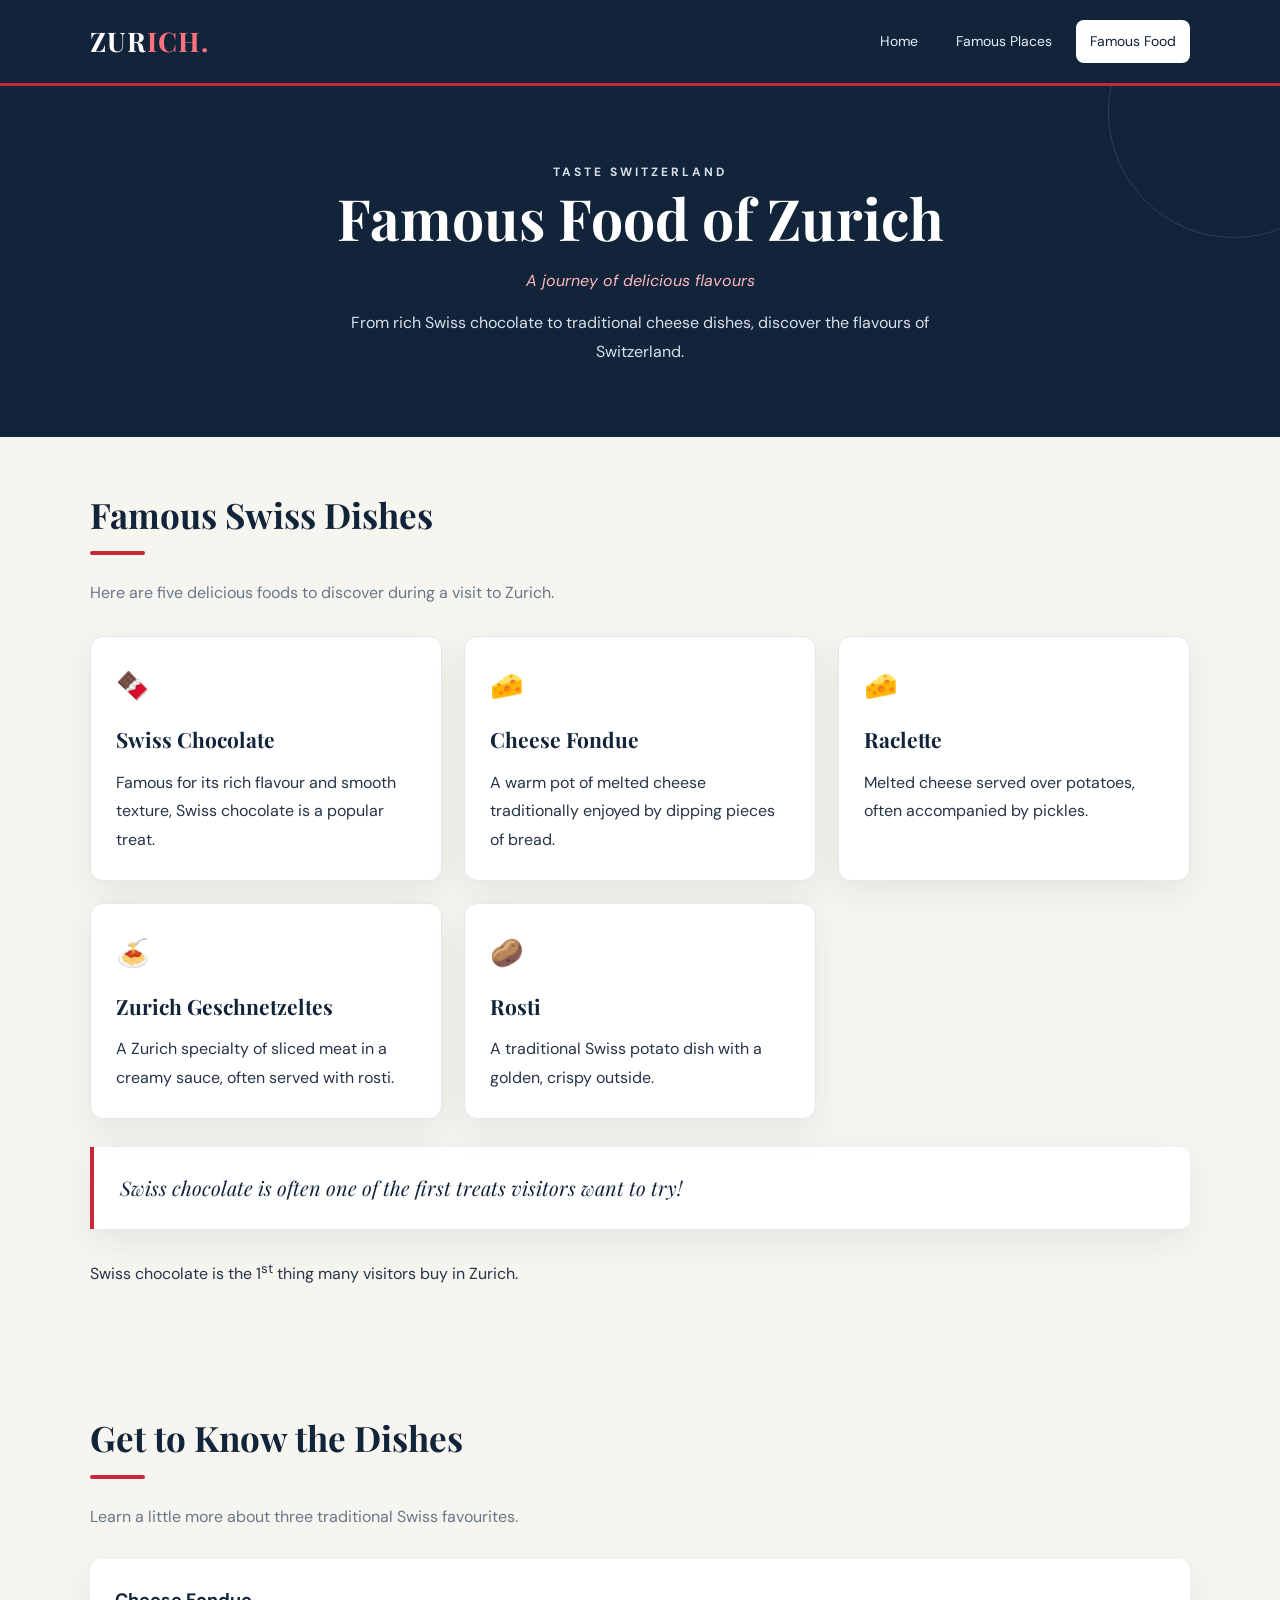
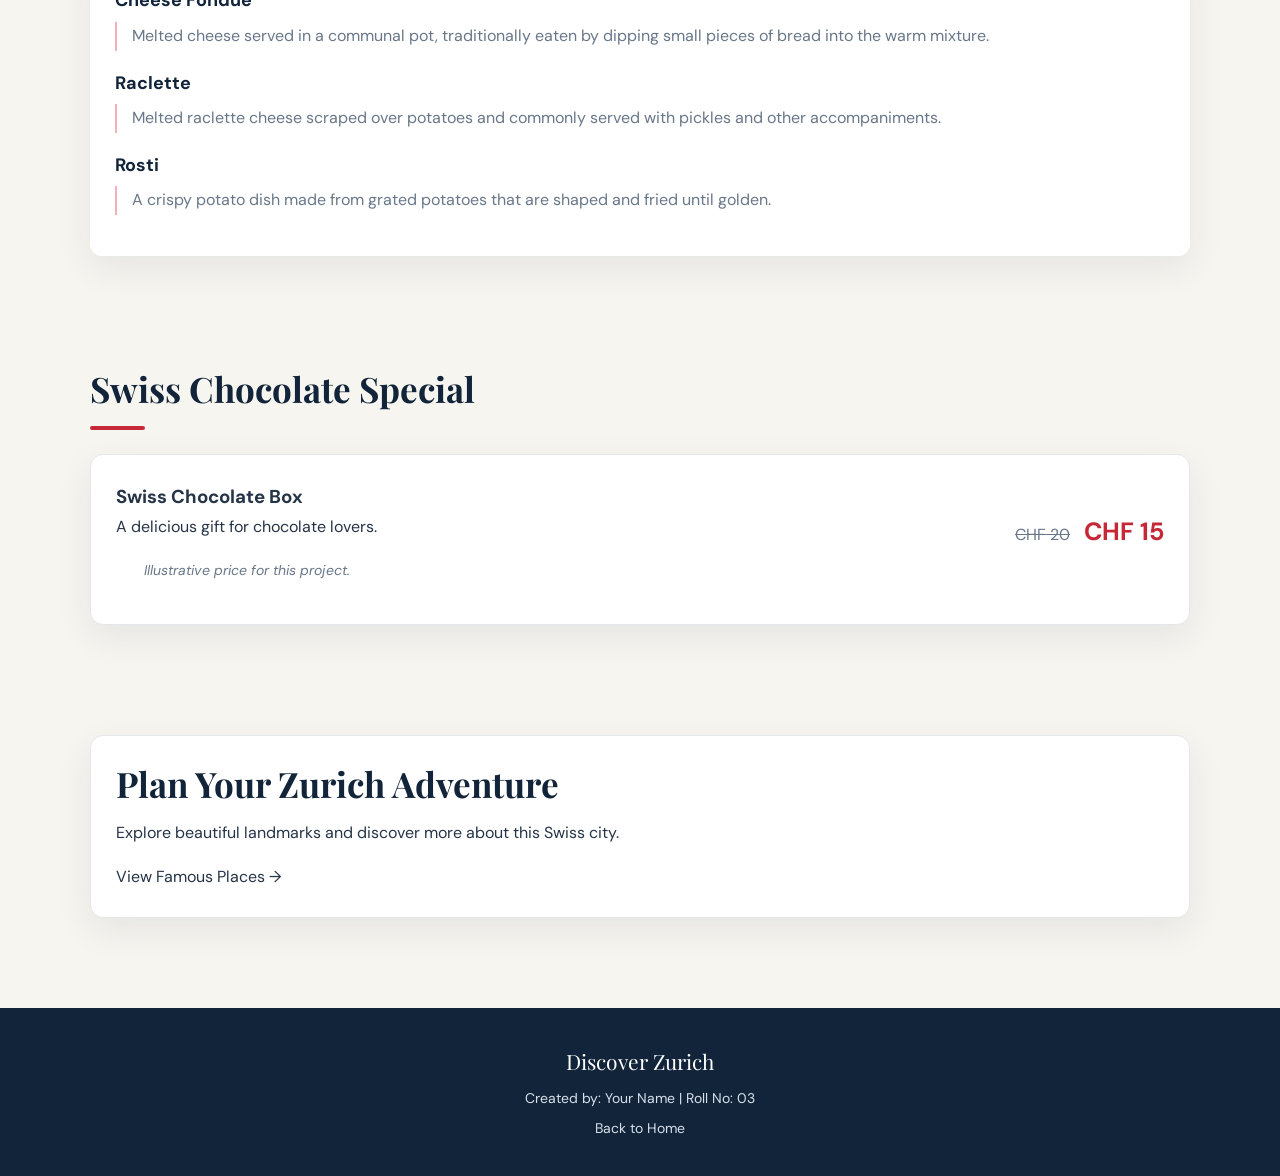
<file: food.html>
<!DOCTYPE html>
<html lang="en">
<head>
  <meta charset="UTF-8">
  <meta name="viewport" content="width=device-width, initial-scale=1.0">
  <meta name="description" content="Discover Zurich's famous food, traditional Swiss dishes and chocolate.">
  <title>Famous Food | Discover Zurich</title>
  <link rel="stylesheet" href="style.css">
</head>

<body>

  <header class="navbar">
    <a class="logo" href="index.html">ZUR<span>ICH.</span></a>

    <nav class="nav-links" aria-label="Main navigation">
      <a href="index.html">Home</a>
      <a href="places.html">Famous Places</a>
      <a class="active" href="food.html" aria-current="page">Famous Food</a>
    </nav>
  </header>

  <main>
    <section class="hero">
      <p class="eyebrow">Taste Switzerland</p>
      <h1>Famous Food of Zurich</h1>
      <p class="subtitle">A journey of delicious flavours</p>
      <p>From rich Swiss chocolate to traditional cheese dishes, discover the flavours of Switzerland.</p>
    </section>

    <div class="container">

      <section class="section">
        <h2 class="section-heading">Famous Swiss Dishes</h2>
        <div class="accent-line"></div>
        <p class="section-intro">Here are five delicious foods to discover during a visit to Zurich.</p>

        <div class="grid">
          <article class="card">
            <div class="card-icon" aria-hidden="true">&#127851;</div>
            <h3>Swiss Chocolate</h3>
            <p>Famous for its rich flavour and smooth texture, Swiss chocolate is a popular treat.</p>
          </article>

          <article class="card">
            <div class="card-icon" aria-hidden="true">&#129472;</div>
            <h3>Cheese Fondue</h3>
            <p>A warm pot of melted cheese traditionally enjoyed by dipping pieces of bread.</p>
          </article>

          <article class="card">
            <div class="card-icon" aria-hidden="true">&#129472;</div>
            <h3>Raclette</h3>
            <p>Melted cheese served over potatoes, often accompanied by pickles.</p>
          </article>

          <article class="card">
            <div class="card-icon" aria-hidden="true">&#127837;</div>
            <h3>Zurich Geschnetzeltes</h3>
            <p>A Zurich specialty of sliced meat in a creamy sauce, often served with rosti.</p>
          </article>

          <article class="card">
            <div class="card-icon" aria-hidden="true">&#129364;</div>
            <h3>Rosti</h3>
            <p>A traditional Swiss potato dish with a golden, crispy outside.</p>
          </article>
        </div>

        <blockquote>
          Swiss chocolate is often one of the first treats visitors want to try!
        </blockquote>

        <p>Swiss chocolate is the 1<sup>st</sup> thing many visitors buy in Zurich.</p>
      </section>

      <section class="section">
        <h2 class="section-heading">Get to Know the Dishes</h2>
        <div class="accent-line"></div>
        <p class="section-intro">Learn a little more about three traditional Swiss favourites.</p>

        <dl>
          <dt><strong>Cheese Fondue</strong></dt>
          <dd>
            Melted cheese served in a communal pot, traditionally eaten by
            dipping small pieces of bread into the warm mixture.
          </dd>

          <dt><strong>Raclette</strong></dt>
          <dd>
            Melted raclette cheese scraped over potatoes and commonly
            served with pickles and other accompaniments.
          </dd>

          <dt><strong>Rosti</strong></dt>
          <dd>
            A crispy potato dish made from grated potatoes that are
            shaped and fried until golden.
          </dd>
        </dl>
      </section>

      <section class="section">
        <h2 class="section-heading">Swiss Chocolate Special</h2>
        <div class="accent-line"></div>

        <div class="price-panel">
          <div>
            <h3>Swiss Chocolate Box</h3>
            <p>A delicious gift for chocolate lovers.</p>
            <p class="image-caption">Illustrative price for this project.</p>
          </div>

          <p>
            <del>CHF 20</del>
            <ins>CHF 15</ins>
          </p>
        </div>
      </section>

      <section class="section">
        <div class="card">
          <h2 class="section-heading">Plan Your Zurich Adventure</h2>
          <p>Explore beautiful landmarks and discover more about this Swiss city.</p>
          <a class="btn" href="places.html">View Famous Places &rarr;</a>
        </div>
      </section>

    </div>
  </main>

  <footer class="footer">
    <p class="footer-brand">Discover Zurich</p>
    <p>Created by: Your Name | Roll No: 03</p>
    <p><a href="index.html">Back to Home</a></p>
  </footer>

</body>
</html>
</file>
<file: style.css>
/* =====================================
   ZURICH TRAVEL WEBSITE - MAIN CSS
   ===================================== */

@import url('https://fonts.googleapis.com/css2?family=DM+Sans:wght@400;500;600;700&family=Playfair+Display:wght@500;600;700&display=swap');

:root {
  --navy: #12243a;
  --navy-light: #203a57;
  --red: #c62838;
  --cream: #f7f5f0;
  --white: #ffffff;
  --text: #263447;
  --muted: #687789;
  --border: #e4e7eb;
  --shadow: 0 12px 35px rgba(18, 36, 58, 0.08);
}

* {
  box-sizing: border-box;
  margin: 0;
  padding: 0;
}

html {
  scroll-behavior: smooth;
}

body {
  font-family: 'DM Sans', sans-serif;
  background: var(--cream);
  color: var(--text);
  line-height: 1.8;
  font-size: 16px;
}

img {
  display: block;
  max-width: 100%;
}

a {
  color: inherit;
  text-decoration: none;
}

/* Navigation */

.navbar {
  background: var(--navy);
  color: var(--white);
  padding: 17px 7%;
  display: flex;
  justify-content: space-between;
  align-items: center;
  gap: 20px;
  flex-wrap: wrap;
  border-bottom: 3px solid var(--red);
}

.logo {
  font-family: 'Playfair Display', serif;
  font-size: 27px;
  font-weight: 700;
  letter-spacing: 1px;
}

.logo span {
  color: #ff727e;
}

.nav-links {
  display: flex;
  align-items: center;
  gap: 10px;
  flex-wrap: wrap;
}

.nav-links a {
  color: #e8edf4;
  padding: 9px 14px;
  border-radius: 8px;
  font-size: 14px;
  transition: background 0.25s, color 0.25s;
}

.nav-links a:hover,
.nav-links a.active {
  background: var(--white);
  color: var(--navy);
}

/* Main content */

.container {
  width: min(1100px, 88%);
  margin: 0 auto;
}

.hero {
  background: var(--navy);
  color: var(--white);
  text-align: center;
  padding: 76px 22px 70px;
  position: relative;
  overflow: hidden;
}

.hero::after {
  content: "";
  position: absolute;
  width: 250px;
  height: 250px;
  border: 1px solid rgba(255, 255, 255, 0.12);
  border-radius: 50%;
  right: -80px;
  top: -100px;
}

.eyebrow {
  color: #ff8993;
  text-transform: uppercase;
  letter-spacing: 3px;
  font-size: 12px;
  font-weight: 700;
  margin-bottom: 14px;
}

.hero h1 {
  font-family: 'Playfair Display', serif;
  font-size: clamp(34px, 5vw, 57px);
  line-height: 1.2;
  margin-bottom: 15px;
}

.hero p {
  color: #d7e0ea;
  max-width: 650px;
  margin: 0 auto;
}

.hero .subtitle {
  font-style: italic;
  color: #ffb5bc;
  margin-bottom: 14px;
}

.hero .btn {
  display: inline-block;
  background: var(--red);
  color: var(--white);
  margin-top: 25px;
  padding: 12px 23px;
  border-radius: 7px;
  font-weight: 600;
  transition: transform 0.25s, background 0.25s;
}

.hero .btn:hover {
  background: #e13c4b;
  transform: translateY(-3px);
}

/* Sections and headings */

.section {
  padding: 55px 0;
}

.section-heading {
  font-family: 'Playfair Display', serif;
  color: var(--navy);
  font-size: clamp(26px, 3vw, 35px);
  line-height: 1.3;
  margin-bottom: 12px;
}

.section-intro {
  color: var(--muted);
  margin-bottom: 28px;
}

.accent-line {
  width: 55px;
  height: 4px;
  background: var(--red);
  border-radius: 5px;
  margin: 14px 0 24px;
}

p {
  margin-bottom: 16px;
}

strong {
  color: var(--navy);
}

mark {
  background: #fff0d8;
  color: #7b4a0a;
  padding: 2px 5px;
  border-radius: 3px;
}

/* Image styling */

.feature-image {
  width: 100%;
  max-height: 490px;
  object-fit: cover;
  border-radius: 15px;
  box-shadow: var(--shadow);
}

.image-caption {
  text-align: center;
  color: var(--muted);
  font-size: 14px;
  font-style: italic;
  margin-top: 12px;
}

.image-link {
  display: block;
  overflow: hidden;
  border-radius: 12px;
}

.image-link img {
  transition: transform 0.4s;
}

.image-link:hover img {
  transform: scale(1.04);
}

/* Reusable cards */

.grid {
  display: grid;
  grid-template-columns: repeat(3, minmax(0, 1fr));
  gap: 22px;
}

.card {
  background: var(--white);
  padding: 25px;
  border: 1px solid var(--border);
  border-radius: 13px;
  box-shadow: var(--shadow);
  transition: transform 0.25s, box-shadow 0.25s;
}

.card:hover {
  transform: translateY(-5px);
  box-shadow: 0 18px 40px rgba(18, 36, 58, 0.12);
}

.card h3 {
  font-family: 'Playfair Display', serif;
  color: var(--navy);
  font-size: 21px;
  margin-bottom: 10px;
}

.card p:last-child {
  margin-bottom: 0;
}

.card-icon {
  font-size: 27px;
  margin-bottom: 10px;
}

.fact-card {
  border-top: 4px solid var(--red);
}

.fact-label {
  color: var(--muted);
  font-size: 13px;
  text-transform: uppercase;
  letter-spacing: 1px;
}

.fact-value {
  font-family: 'Playfair Display', serif;
  font-size: 21px;
  color: var(--navy);
  font-weight: 700;
}

/* Lists */

.styled-list,
.place-list {
  padding-left: 25px;
}

.styled-list li,
.place-list li {
  padding: 8px 0;
}

.styled-list li::marker {
  color: var(--red);
}

.place-list > li {
  padding: 15px 0 15px 8px;
  border-bottom: 1px solid var(--border);
}

.place-list ul {
  margin: 8px 0 0 18px;
  color: var(--muted);
  font-size: 14px;
}

/* Quotes and food descriptions */

blockquote {
  border-left: 4px solid var(--red);
  background: var(--white);
  padding: 23px 26px;
  margin: 28px 0;
  border-radius: 0 10px 10px 0;
  color: var(--navy);
  font-family: 'Playfair Display', serif;
  font-size: 20px;
  font-style: italic;
  box-shadow: var(--shadow);
}

.food-list {
  list-style: none;
  padding: 0;
}

.food-list li {
  background: var(--white);
  border: 1px solid var(--border);
  border-radius: 9px;
  margin-bottom: 12px;
  padding: 13px 17px;
  transition: border-color 0.2s, transform 0.2s;
}

.food-list li::before {
  content: "✦";
  color: var(--red);
  margin-right: 12px;
}

.food-list li:hover {
  border-color: var(--red);
  transform: translateX(4px);
}

dl {
  background: var(--white);
  padding: 25px;
  border-radius: 12px;
  box-shadow: var(--shadow);
}

dt {
  color: var(--navy);
  font-size: 18px;
  margin-top: 14px;
}

dt:first-child {
  margin-top: 0;
}

dd {
  color: var(--muted);
  margin: 5px 0 16px;
  padding-left: 15px;
  border-left: 2px solid #f0b2b8;
}

/* Price panel */

.price-panel {
  display: flex;
  align-items: center;
  justify-content: space-between;
  gap: 20px;
  flex-wrap: wrap;
  background: var(--white);
  border: 1px solid var(--border);
  border-radius: 13px;
  padding: 25px;
  box-shadow: var(--shadow);
}

.price-panel del {
  color: var(--muted);
  margin-right: 10px;
}

.price-panel ins {
  color: var(--red);
  font-size: 25px;
  font-weight: 700;
  text-decoration: none;
}

/* Video */

.video-wrapper {
  position: relative;
  width: 100%;
  aspect-ratio: 16 / 9;
  overflow: hidden;
  border-radius: 14px;
  box-shadow: var(--shadow);
  background: var(--navy);
}

.video-wrapper iframe {
  width: 100%;
  height: 100%;
  border: 0;
}

/* Footer */

.footer {
  background: var(--navy);
  color: #d7e0ea;
  text-align: center;
  padding: 30px 20px;
  margin-top: 35px;
}

.footer p {
  margin: 5px 0;
  font-size: 14px;
}

.footer strong {
  color: var(--white);
}

.footer .footer-brand {
  font-family: 'Playfair Display', serif;
  font-size: 21px;
  color: var(--white);
}

/* Selection and accessibility */

::selection {
  background: var(--red);
  color: var(--white);
}

a:focus-visible {
  outline: 3px solid #ff8993;
  outline-offset: 4px;
}

/* Responsive layout */

@media (max-width: 760px) {
  .navbar {
    justify-content: center;
    text-align: center;
    padding: 17px 5%;
  }

  .nav-links {
    justify-content: center;
    gap: 4px;
  }

  .nav-links a {
    padding: 8px 10px;
    font-size: 13px;
  }

  .hero {
    padding: 55px 18px;
  }

  .container {
    width: 90%;
  }

  .section {
    padding: 38px 0;
  }

  .grid {
    grid-template-columns: repeat(2, minmax(0, 1fr));
    gap: 14px;
  }

  .card {
    padding: 18px;
  }
}

@media (max-width: 480px) {
  .grid {
    grid-template-columns: 1fr;
  }

  .logo {
    font-size: 24px;
  }

  .hero h1 {
    font-size: 34px;
  }

  blockquote {
    font-size: 17px;
    padding: 18px;
  }

  .price-panel {
    padding: 18px;
  }
}

@media (prefers-reduced-motion: reduce) {
  html {
    scroll-behavior: auto;
  }

  *,
  *::before,
  *::after {
    transition-duration: 0.01ms !important;
    animation-duration: 0.01ms !important;
  }
}
</file>
